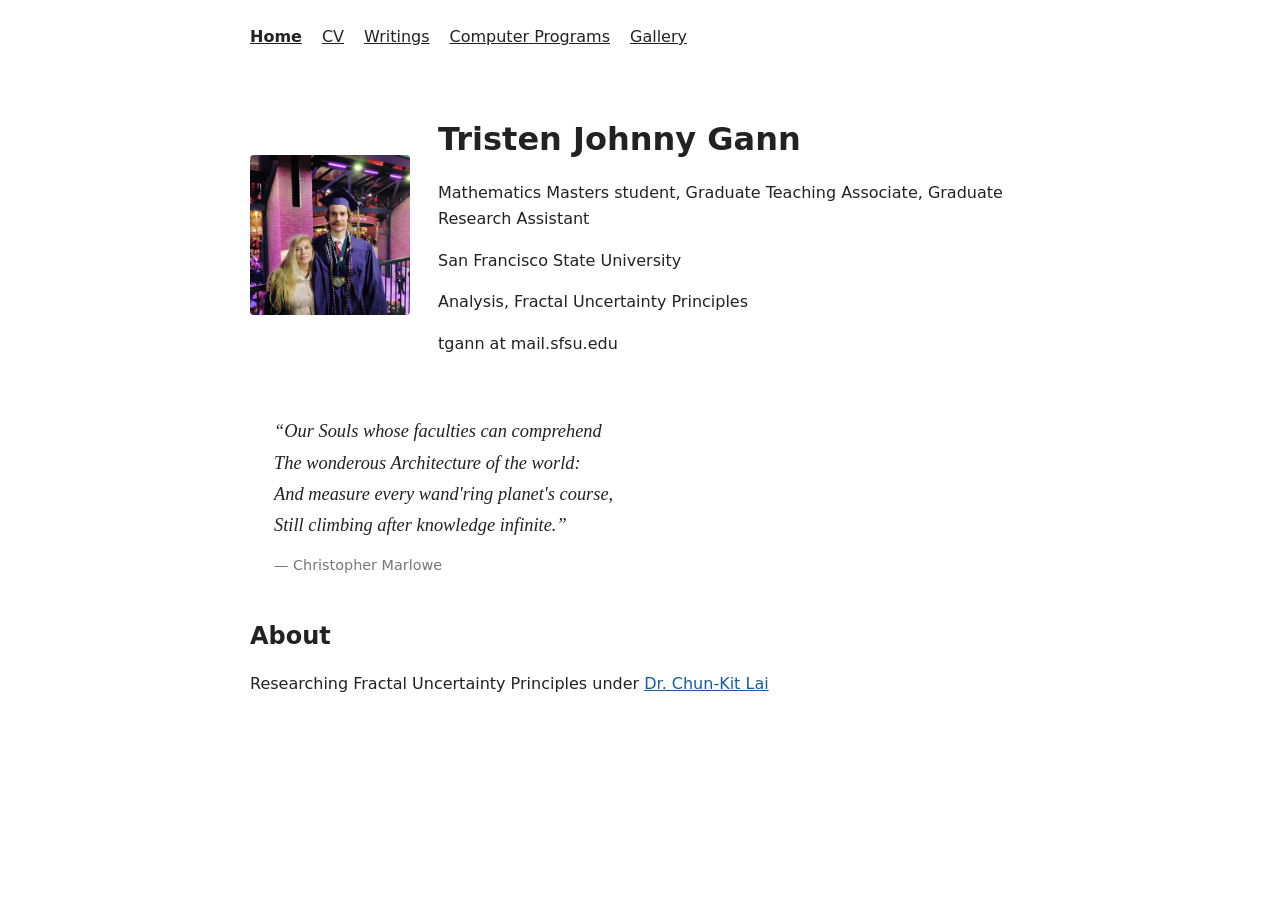
<file: index.html>
<!DOCTYPE html>
<html lang="en">
<head>
  <meta charset="UTF-8">
  <meta name="viewport" content="width=device-width, initial-scale=1">
  <meta name="description" content="personal website">
  <title>Tristen Gann</title>
  <link rel="stylesheet" href="style.css">
</head>
<body>
  <site-nav></site-nav>

  <main>
    <div class="intro">
      <img class="portrait" src="assets/megrad.jpg" alt="Portrait placeholder">
      <div>
        <h1>Tristen Johnny Gann</h1>
        <p>Mathematics Masters student, Graduate Teaching Associate, Graduate Research Assistant</p>
        <p>San Francisco State University</p>
        <p>Analysis, Fractal Uncertainty Principles</p>
        <p>tgann at mail.sfsu.edu</p>
      </div>
    </div>
    <blockquote class="about-quote">
  <p>
    “Our Souls whose faculties can comprehend <br>
    The wonderous Architecture of the world:  <br>
    And measure every wand'ring planet's course, <br>
    Still climbing after knowledge infinite.”
  </p>
  <cite>— Christopher Marlowe</cite>
</blockquote>
    <section>
      <h2>About</h2>
      <p>Researching Fractal Uncertainty Principles under <a target="_blank" href="https://sites.google.com/view/chunkitlai/home">Dr. Chun-Kit Lai</a></p>
      
    </section>
  </main>
  <script src="site-nav.js" defer></script>
</body>
</html>
</file>
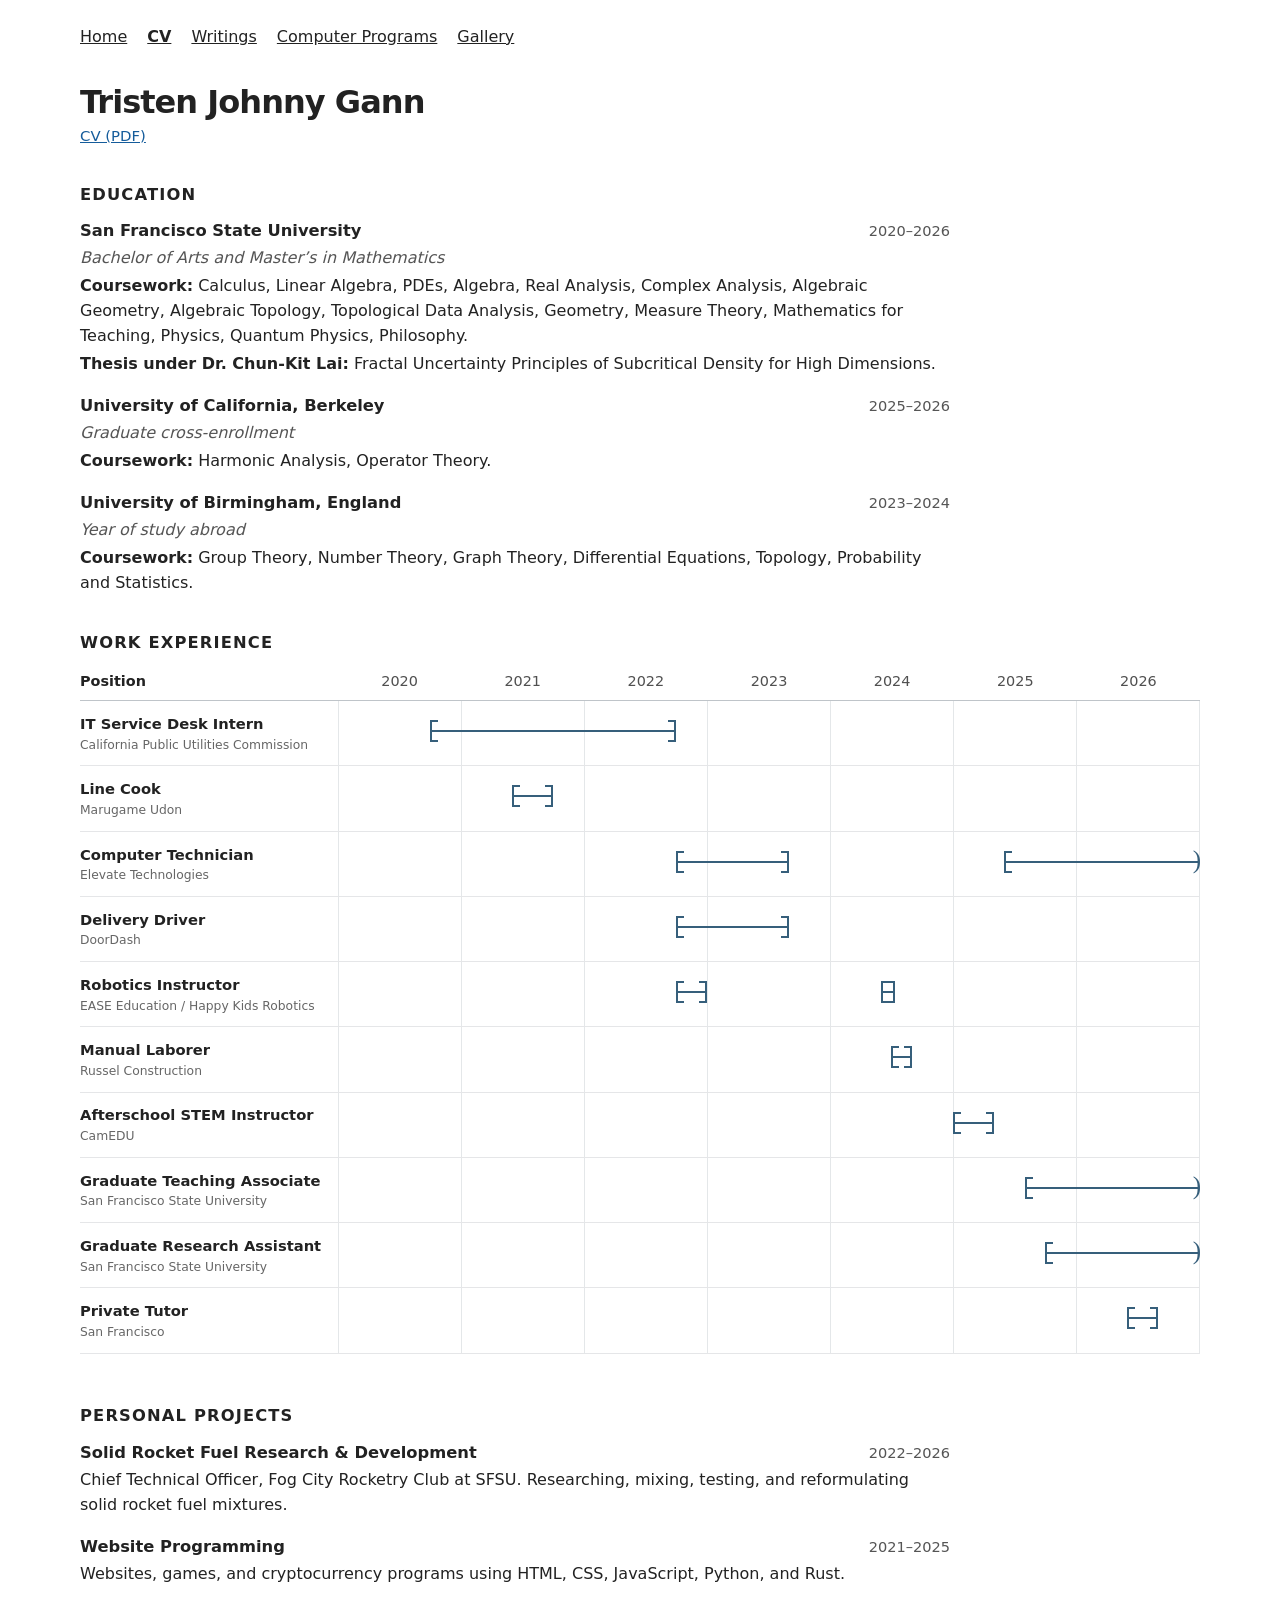
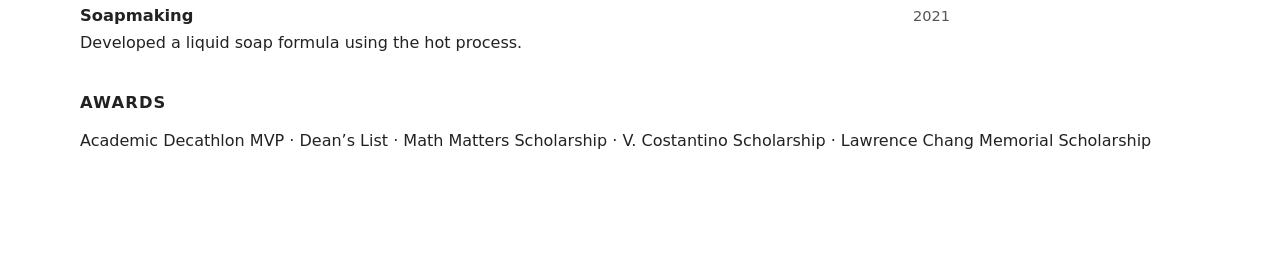
<file: cv2.html>
<!doctype html>
<html lang="en">
<head>
  <meta charset="utf-8">
  <meta name="viewport" content="width=device-width, initial-scale=1">
  <title>CV | Tristen Johnny Gann</title>
  <link rel="stylesheet" href="style.css">
  <style>
    /* Page-only styling; no framework or external dependencies. */
    body { max-width: 1120px; }
    .cv { margin: 2rem auto 5rem; line-height: 1.55; }
    .cv h1 { margin: 0 0 .2rem; font-size: 2rem; letter-spacing: -.03em; }
    .cv-contact { font-size: .93rem; color: #555; margin: 0 0 .35rem; }
    .cv-document { margin: 0 0 2rem; font-size: .93rem; }
    .cv h2 { margin: 2.3rem 0 .8rem; font-size: 1.02rem; letter-spacing: .07em; text-transform: uppercase; }
    .cv-entry { max-width: 870px; margin: 0 0 1rem; }
    .cv-entry-heading { display: flex; justify-content: space-between; align-items: baseline; gap: 1rem; }
    .cv-entry h3 { font-size: 1.02rem; margin: 0; }
    .cv-date, .cv-subtitle { color: #555; }
    .cv-date { white-space: nowrap; font-size: .91rem; }
    .cv-subtitle { font-style: italic; margin: 0; }
    .cv-entry p { margin: .2rem 0 0; }

    .timeline-intro { max-width: 790px; margin: 0 0 .85rem; color: #555; font-size: .92rem; }
    .timeline-scroll { overflow-x: auto; padding: .25rem 0 1rem; }
    .timeline { min-width: 880px; }
    .timeline-axis, .timeline-row { display: grid; grid-template-columns: 258px minmax(0,1fr); }
    .timeline-years { display: grid; grid-template-columns: repeat(7,1fr); padding-bottom: .5rem; font-size: .9rem; color: #505050; }
    .timeline-years span { text-align: center; }
    .timeline-axis { border-bottom: 1px solid #bfc4c9; }
    .timeline-axis-label { font-weight: 600; font-size: .9rem; }
    .timeline-row { border-bottom: 1px solid #e5e6e8; }
    .job { padding: .8rem 1rem .8rem 0; display: flex; flex-direction: column; justify-content: center; line-height: 1.3; }
    .job strong { font-size: .92rem; font-weight: 650; }
    .job small { font-size: .77rem; color: #666; margin-top: .22rem; }
    .track { position: relative; min-height: 60px;
      background-image: linear-gradient(to right, #e4e7e9 1px, transparent 1px);
      background-size: calc(100% / 7) 100%; border-right: 1px solid #e4e7e9; }
    .interval { --ink: #365f7b; position: absolute; top: 19px; height: 22px; min-width: 14px;
      padding: 0; background: transparent; border: 0; cursor: pointer; color: var(--ink);
      border-radius: 0; }
    .interval::before, .interval::after { content: ""; position: absolute; top: 0; bottom: 0;
      width: 6px; border-top: 2px solid currentColor; border-bottom: 2px solid currentColor; }
    .interval::before { left: 0; border-left: 2px solid currentColor; }
    .interval::after { right: 0; border-right: 2px solid currentColor; }
    .interval.ongoing::after { content: ")"; border: 0; top: -2px; bottom: auto; right: -2px; width: auto; font: 25px/22px Georgia, serif; }
    .interval { background-image: linear-gradient(currentColor,currentColor);
      background-position: center center; background-repeat: no-repeat; background-size: 100% 2px; }
    .interval:hover, .interval:focus-visible { --ink: #17435f; z-index: 2; }
    .interval:focus-visible { outline: 2px solid #17435f; outline-offset: 4px; }
    .timeline-caption { font-size: .84rem; color: #666; margin: .25rem 0 .8rem; max-width: 900px; }
    .timeline-detail { position: fixed; left: 0; top: 0; width: min(330px,calc(100vw - 24px));
      box-sizing: border-box; padding: .8rem .95rem; background: white; border: 1px solid #b8c0c6;
      border-radius: 4px; box-shadow: 0 7px 24px #0002; z-index: 2000;
      pointer-events: none; line-height: 1.4; }
    .timeline-detail[hidden] { display: none; }
    .timeline-detail strong { display: block; font-size: .92rem; }
    .timeline-detail .detail-dates { color: #555; font-size: .84rem; margin: .3rem 0; }
    .timeline-detail p:last-child { margin: 0; font-size: .9rem; }
    .visually-hidden { position: absolute; width: 1px; height: 1px; overflow: hidden;
      clip: rect(0,0,0,0); white-space: nowrap; }
    .print-experience { display: none; }
    @media(max-width:600px) {
      .cv-entry-heading { display: block; }
      .cv-date { display: block; }
      .timeline-intro { font-size: .9rem; }
    }
    @media print {
      body { max-width: none; padding: 0; font-size: 10pt; }
      site-nav, .timeline-scroll, .timeline-caption, .timeline-intro, .cv-document { display: none !important; }
      .cv { margin: 0; }
      .cv h2 { margin-top: 1.3rem; }
      .print-experience { display: block; }
      .cv-entry { break-inside: avoid; }
    }
  </style>
  <script src="site-nav.js" defer></script>
</head>
<body>
  <site-nav></site-nav>
  <main class="cv">
    <h1>Tristen Johnny Gann</h1>
    <p class="cv-document"><a href="assets/Gann_CV.pdf" target="_blank" rel="noopener">CV (PDF)</a></p>

    <section aria-labelledby="education">
      <h2 id="education">Education</h2>
      <article class="cv-entry">
        <div class="cv-entry-heading"><h3>San Francisco State University</h3><span class="cv-date">2020–2026</span></div>
        <p class="cv-subtitle">Bachelor of Arts and Master’s in Mathematics</p>
        <p><strong>Coursework:</strong> Calculus, Linear Algebra, PDEs, Algebra, Real Analysis, Complex Analysis, Algebraic Geometry, Algebraic Topology, Topological Data Analysis, Geometry, Measure Theory, Mathematics for Teaching, Physics, Quantum Physics, Philosophy.</p>
        <p><strong>Thesis under Dr. Chun-Kit Lai:</strong> Fractal Uncertainty Principles of Subcritical Density for High Dimensions.</p>
      </article>
      <article class="cv-entry">
        <div class="cv-entry-heading"><h3>University of California, Berkeley</h3><span class="cv-date">2025–2026</span></div>
        <p class="cv-subtitle">Graduate cross-enrollment</p>
        <p><strong>Coursework:</strong> Harmonic Analysis, Operator Theory.</p>
      </article>
      <article class="cv-entry">
        <div class="cv-entry-heading"><h3>University of Birmingham, England</h3><span class="cv-date">2023–2024</span></div>
        <p class="cv-subtitle">Year of study abroad</p>
        <p><strong>Coursework:</strong> Group Theory, Number Theory, Graph Theory, Differential Equations, Topology, Probability and Statistics.</p>
      </article>
    </section>

    <section aria-labelledby="experience">
      <h2 id="experience">Work Experience</h2>
      <div class="timeline-scroll" tabindex="0" aria-label="Employment timeline">
        <div class="timeline" role="list" aria-label="Work experience by year">
          <div class="timeline-axis" aria-hidden="true"><div class="timeline-axis-label">Position</div><div class="timeline-years">
            <span>2020</span><span>2021</span><span>2022</span><span>2023</span><span>2024</span><span>2025</span><span>2026</span>
          </div></div>
          <div class="timeline-row" role="listitem">
      <div class="job"><strong>IT Service Desk Intern</strong><small>California Public Utilities Commission</small></div>
      <div class="track"><button class="interval" type="button" style="left:10.7143%;width:28.5714%" data-title="IT Service Desk Intern · California Public Utilities Commission" data-dates="October 2020 – September 2022" data-detail="Windows diagnostics and IT ticket resolution; supported more than 1,000 employees; maintained government software systems and hardware inventory." aria-label="IT Service Desk Intern · California Public Utilities Commission. October 2020 – September 2022. Windows diagnostics and IT ticket resolution; supported more than 1,000 employees; maintained government software systems and hardware inventory."><span class="visually-hidden">Oct 2020–Sep 2022</span></button></div>
    </div>
          <div class="timeline-row" role="listitem">
      <div class="job"><strong>Line Cook</strong><small>Marugame Udon</small></div>
      <div class="track"><button class="interval" type="button" style="left:20.2381%;width:4.7619%" data-title="Line Cook · Marugame Udon" data-dates="June – September 2021" data-detail="Worked as a line cook at Marugame Udon." aria-label="Line Cook at Marugame Udon. June through September 2021. Worked as a line cook."><span class="visually-hidden">Jun–Sep 2021</span></button></div>
    </div>
          <div class="timeline-row" role="listitem">
      <div class="job"><strong>Computer Technician</strong><small>Elevate Technologies</small></div>
      <div class="track"><button class="interval" type="button" style="left:39.2857%;width:13.0952%" data-title="Computer Technician · Elevate Technology" data-dates="October 2022 – August 2023 (first period)" data-detail="Installed office computers at Bay Area companies, including Intuit, BlackRock, and Chan Zuckerberg Foundation." aria-label="Computer Technician · Elevate Technology. October 2022 – August 2023 (first period). Installed office computers at Bay Area companies, including Intuit, BlackRock, and Nvidia."><span class="visually-hidden">Oct 2022–Aug 2023</span></button><button class="interval ongoing" type="button" style="left:77.3810%;width:22.6190%" data-title="Computer Technician · Elevate Technology" data-dates="June 2025 – current" data-detail="Second employment period at Elevate Technology. Installing computers at offices of Bay Area companies, including Intuit, Nvidia, and BlackRock." aria-label="Computer Technician · Elevate Technology. June 2025 – current, second period. Installing computers at Bay Area offices."><span class="visually-hidden">Jun 2025–Dec 2026</span></button></div>
    </div>
          <div class="timeline-row" role="listitem">
      <div class="job"><strong>Delivery Driver</strong><small>DoorDash</small></div>
      <div class="track"><button class="interval" type="button" style="left:39.2857%;width:13.0952%" data-title="Delivery Driver · DoorDash" data-dates="October 2022 – August 2023" data-detail="Worked as a delivery driver for DoorDash." aria-label="Delivery Driver at DoorDash. October 2022 through August 2023."><span class="visually-hidden">Oct 2022–Aug 2023</span></button></div>
    </div>
          <div class="timeline-row" role="listitem">
      <div class="job"><strong>Robotics Instructor</strong><small>EASE Education / Happy Kids Robotics</small></div>
      <div class="track"><button class="interval" type="button" style="left:39.2857%;width:3.5714%" data-title="Robotics Instructor · EASE Education / Happy Kids Robotics" data-dates="October – December 2022" data-detail="Led hands-on robotics activities for elementary school students." aria-label="Robotics Instructor · EASE Education / Happy Kids Robotics. October – December 2022. Led hands-on robotics activities for elementary school students."><span class="visually-hidden">Oct–Dec 2022</span></button><button class="interval" type="button" style="left:63.0952%;width:1.1905%" data-title="Robotics Instructor · EASE Education / Happy Kids Robotics" data-dates="June 2024" data-detail="Taught robotics concepts through hands-on activities with elementary school students." aria-label="Robotics Instructor · EASE Education / Happy Kids Robotics. June 2024. Taught robotics concepts through hands-on activities with elementary school students."><span class="visually-hidden">Jun 2024</span></button></div>
    </div>
          <div class="timeline-row" role="listitem">
      <div class="job"><strong>Manual Laborer</strong><small>Russel Construction</small></div>
      <div class="track"><button class="interval" type="button" style="left:64.2857%;width:2.3810%" data-title="Manual Laborer · Russel Construction" data-dates="July – August 2024" data-detail="Worked as a manual laborer at Russel Construction." aria-label="Manual Laborer at Russel Construction. July through August 2024."><span class="visually-hidden">Jul–Aug 2024</span></button></div>
    </div>
          <div class="timeline-row" role="listitem">
      <div class="job"><strong>Afterschool STEM Instructor</strong><small>CamEDU</small></div>
      <div class="track"><button class="interval" type="button" style="left:71.4286%;width:4.7619%" data-title="Afterschool STEM Instructor · CamEDU" data-dates="January – April 2025" data-detail="Taught mathematics and science to elementary and middle school students in Daly City and South San Francisco." aria-label="Afterschool STEM Instructor · CamEDU. January – April 2025. Taught mathematics and science to elementary and middle school students in Daly City and South San Francisco."><span class="visually-hidden">Jan–Apr 2025</span></button></div>
    </div>
          <div class="timeline-row" role="listitem">
      <div class="job"><strong>Graduate Teaching Associate</strong><small>San Francisco State University</small></div>
      <div class="track"><button class="interval ongoing" type="button" style="left:79.7619%;width:20.2381%" data-title="Graduate Teaching Associate · San Francisco State University" data-dates="August 2025 – current" data-detail="Taught calculus laboratory and statistics as Instructor of Record." aria-label="Graduate Teaching Associate · San Francisco State University. August 2025 – current. Taught calculus laboratory and statistics as Instructor of Record."><span class="visually-hidden">Aug 2025–2026</span></button></div>
    </div>
          <div class="timeline-row" role="listitem">
      <div class="job"><strong>Graduate Research Assistant</strong><small>San Francisco State University</small></div>
      <div class="track"><button class="interval ongoing" type="button" style="left:82.1429%;width:17.8571%" data-title="Graduate Research Assistant · San Francisco State University" data-dates="October 2025 – current" data-detail="Assisted Dr. Shandy Hauk with NSF-supported research in mathematics pedagogy." aria-label="Graduate Research Assistant · San Francisco State University. October 2025 – current. Assisted Dr. Shandy Hauk with NSF-supported research in mathematics pedagogy."><span class="visually-hidden">Oct 2025–2026</span></button></div>
    </div>
          <div class="timeline-row" role="listitem">
      <div class="job"><strong>Private Tutor</strong><small>San Francisco</small></div>
      <div class="track"><button class="interval" type="button" style="left:91.6667%;width:3.5714%" data-title="Private Tutor · San Francisco" data-dates="June – August 2026" data-detail="Created tailored lessons for private tutoring." aria-label="Private Tutor in San Francisco. June through August 2026. Private tutoring work in San Francisco."><span class="visually-hidden">Jun–Aug 2026</span></button></div>
    </div>
        </div>
      </div>

      <div class="print-experience" aria-label="Work experience details for print">
        <p><strong>Private Tutor</strong> · San Francisco · Jun–Aug 2026. Private tutoring.</p>
        <p><strong>Graduate Research Assistant</strong> · San Francisco State University · Oct 2025–2026. Assisted Dr. Shandy Hauk on NSF-supported mathematical pedagogy projects.</p>
        <p><strong>Graduate Teaching Associate</strong> · San Francisco State University · Aug 2025–2026. Instructor of Record for calculus laboratory and statistics.</p>
        <p><strong>Afterschool STEM Instructor</strong> · CamEDU · Jan–Apr 2025. Elementary and middle school mathematics and science instruction.</p>
        <p><strong>Manual Laborer</strong> · Russel Construction · Jul–Aug 2024. Manual labor.</p>
        <p><strong>Robotics Instructor</strong> · EASE Education / Happy Kids Robotics · Oct–Dec 2022 and June 2024. Hands-on elementary-school robotics instruction.</p>
        <p><strong>Delivery Driver</strong> · DoorDash · Oct 2022–Aug 2023. Delivery driver.</p>
        <p><strong>Computer Technician</strong> · Elevate Technology · Oct 2022–Aug 2023 and Jun 2025–Dec 2026. Installation of office computers.</p>
        <p><strong>Line Cook</strong> · Marugame Udon · Jun–Sep 2021. Line cook.</p>
        <p><strong>IT Service Desk Intern</strong> · California Public Utilities Commission · Oct 2020–Sep 2022. Technical support, administration, and hardware inventory.</p>
      </div>
    </section>

    <section aria-labelledby="projects">
      <h2 id="projects">Personal Projects</h2>
      <article class="cv-entry">
        <div class="cv-entry-heading"><h3>Solid Rocket Fuel Research &amp; Development</h3><span class="cv-date">2022–2026</span></div>
        <p>Chief Technical Officer, Fog City Rocketry Club at SFSU. Researching, mixing, testing, and reformulating solid rocket fuel mixtures.</p>
      </article>
      <article class="cv-entry">
        <div class="cv-entry-heading"><h3>Website Programming</h3><span class="cv-date">2021–2025</span></div>
        <p>Websites, games, and cryptocurrency programs using HTML, CSS, JavaScript, Python, and Rust.</p>
      </article>
      <article class="cv-entry">
        <div class="cv-entry-heading"><h3>Soapmaking</h3><span class="cv-date">2021</span></div>
        <p>Developed a liquid soap formula using the hot process.</p>
      </article>
    </section>

    <section aria-labelledby="awards">
      <h2 id="awards">Awards</h2>
      <p>Academic Decathlon MVP · Dean’s List · Math Matters Scholarship · V. Costantino Scholarship · Lawrence Chang Memorial Scholarship</p>
    </section>
  </main>

  <aside id="timeline-detail" class="timeline-detail" role="tooltip" hidden>
    <strong id="tip-title"></strong><p class="detail-dates" id="tip-dates"></p><p id="tip-detail"></p>
  </aside>
  <script>
    (() => {
      const tip = document.getElementById('timeline-detail');
      const title = document.getElementById('tip-title');
      const dates = document.getElementById('tip-dates');
      const detail = document.getElementById('tip-detail');
      const brackets = document.querySelectorAll('.interval');
      let current = null;
      function show(el) {
        current = el;
        title.textContent = el.dataset.title;
        dates.textContent = el.dataset.dates;
        detail.textContent = el.dataset.detail;
        tip.hidden = false;
        const r = el.getBoundingClientRect();
        const w = tip.offsetWidth, h = tip.offsetHeight;
        const x = Math.max(12, Math.min(window.innerWidth - w - 12, r.left + r.width/2 - w/2));
        const y = r.bottom + h + 14 <= window.innerHeight ? r.bottom + 10 : Math.max(12, r.top - h - 10);
        tip.style.left = x + 'px'; tip.style.top = y + 'px';
      }
      function hide() { tip.hidden = true; current = null; }
      brackets.forEach(el => {
        el.addEventListener('pointerenter', e => { if (e.pointerType !== 'touch') show(el); });
        el.addEventListener('pointerleave', e => { if (e.pointerType !== 'touch') hide(); });
        el.addEventListener('focus', () => show(el));
        el.addEventListener('blur', hide);
        el.addEventListener('click', e => { e.stopPropagation(); show(el); });
      });
      document.addEventListener('click', hide);
      document.addEventListener('keydown', e => { if (e.key === 'Escape') hide(); });
      document.querySelector('.timeline-scroll').addEventListener('scroll', hide);
      window.addEventListener('resize', hide);
    })();
  </script>
</body>
</html>
</file>
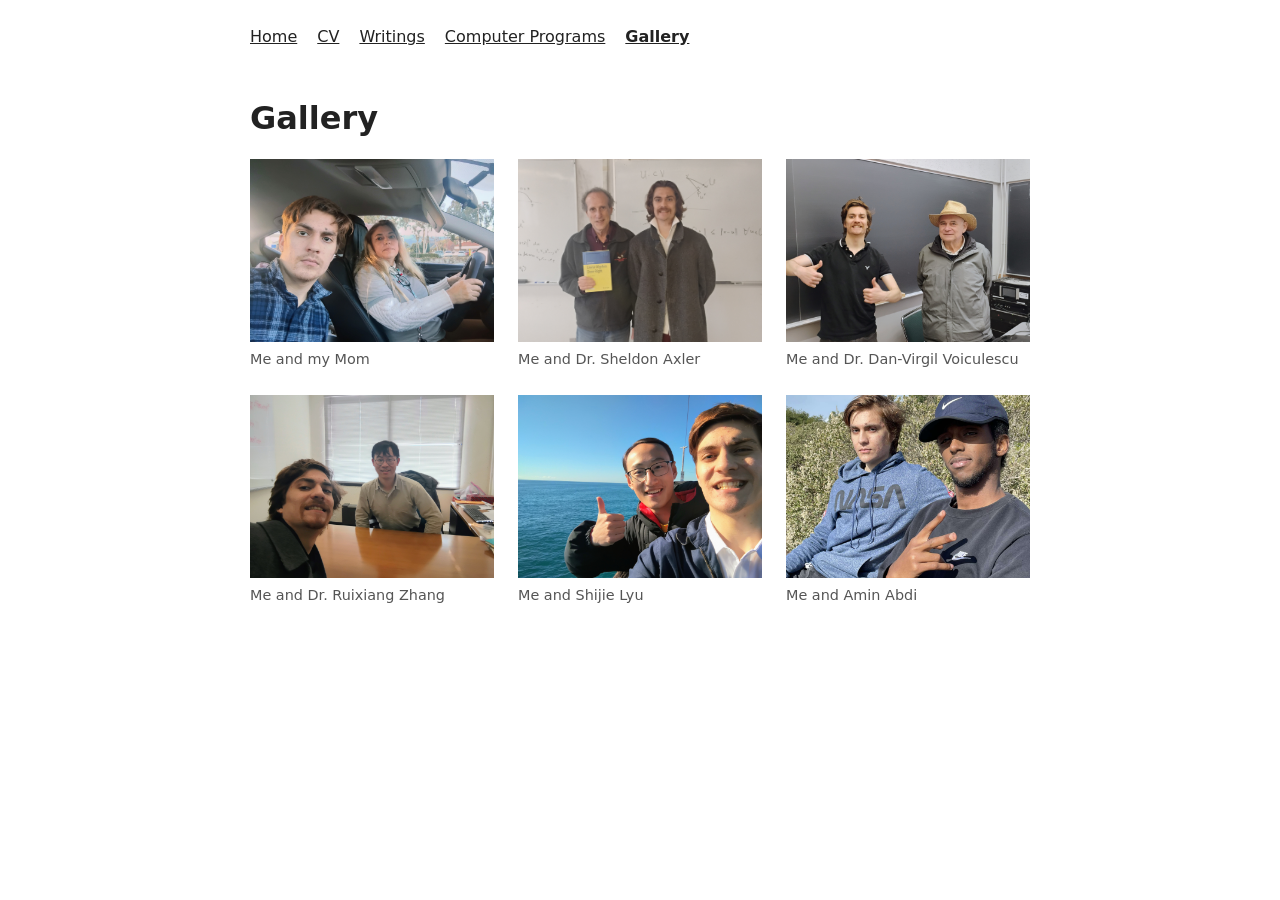
<file: gallery.html>
<!DOCTYPE html>
<html lang="en">
<head>
  <meta charset="UTF-8">
  <meta name="viewport" content="width=device-width, initial-scale=1">
  <title>Gallery | Tristen Gann</title>
  <link rel="stylesheet" href="style.css">
  <style>
    .gallery { display: grid; grid-template-columns: repeat(auto-fit, minmax(200px, 1fr)); gap: 24px; }
    .gallery figure { margin: 0; }
    .gallery img { display: block; width: 100%; aspect-ratio: 4 / 3; object-fit: cover; }
    .gallery figcaption { margin-top: 6px; font-size: 0.9rem; color: #555; }
  </style>
</head>
<body>
  <site-nav></site-nav>

  <main>
    <h1>Gallery</h1>
    <div class="gallery">
      <figure>
        <img src="assets/gallery/menmymom.jpg" alt="Me and My Mom" loading="lazy">
        <figcaption>Me and my Mom</figcaption>
      </figure>

      <figure>
        <img src="assets/gallery/menaxler.jpg" alt="Description of the second photo" loading="lazy">
        <figcaption>Me and Dr. Sheldon Axler</figcaption>
      </figure>

      <figure>
        <img src="assets/gallery/mendanvirgil.jpg" alt="Me and Dr. Voiculescu" loading="lazy">
        <figcaption>Me and Dr. Dan-Virgil Voiculescu</figcaption>
      </figure>
      <figure>
        <img src="assets/gallery/menzhang.jpg" alt="Me and Dr. Voiculescu" loading="lazy">
        <figcaption>Me and Dr. Ruixiang Zhang</figcaption>
      </figure>
      <figure>
        <img src="assets/gallery/menshijie.jpg" alt="Me and Dr. Voiculescu" loading="lazy">
        <figcaption>Me and Shijie Lyu</figcaption>
      </figure>
      <figure>
        <img src="assets/gallery/menamin.jpg" alt="Me and Dr. Voiculescu" loading="lazy">
        <figcaption>Me and Amin Abdi</figcaption>
      </figure>
    </div>
    
  </main>
  <script src="site-nav.js" defer></script>
</body>
</html>
</file>
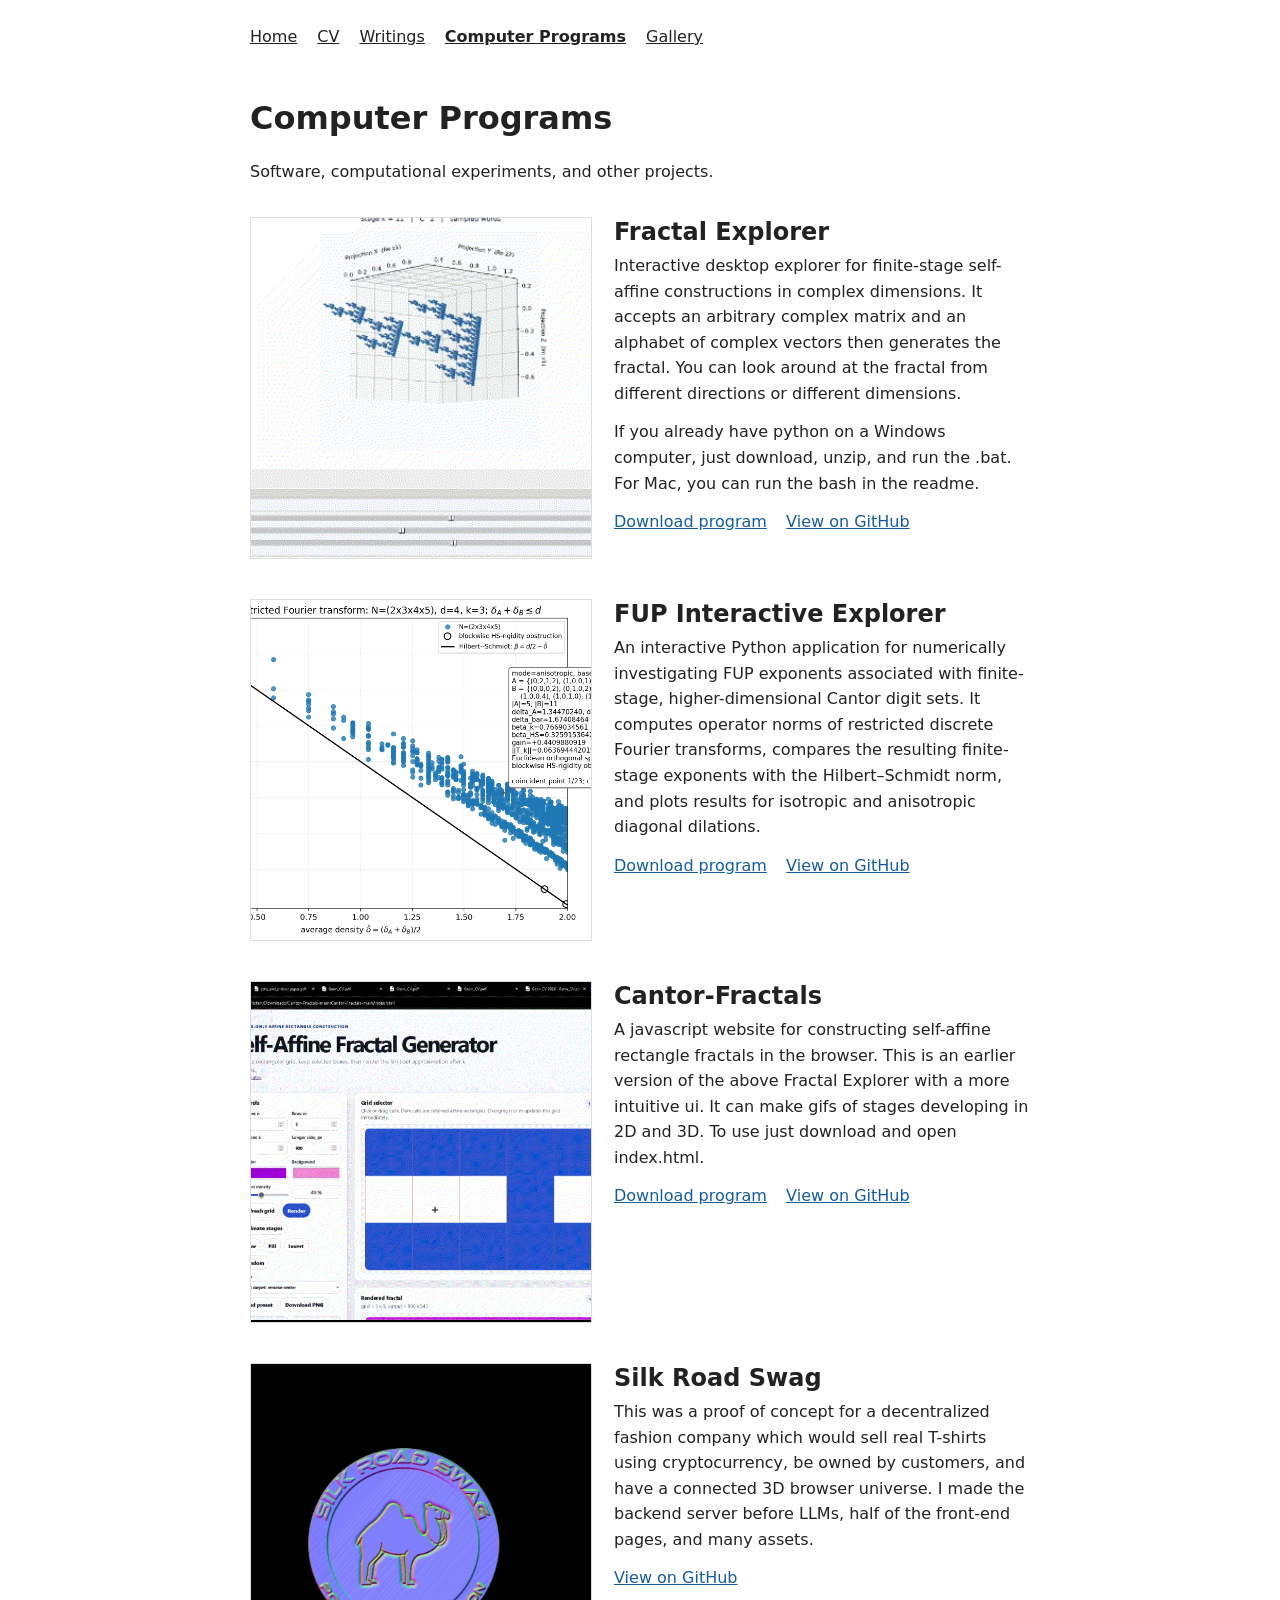
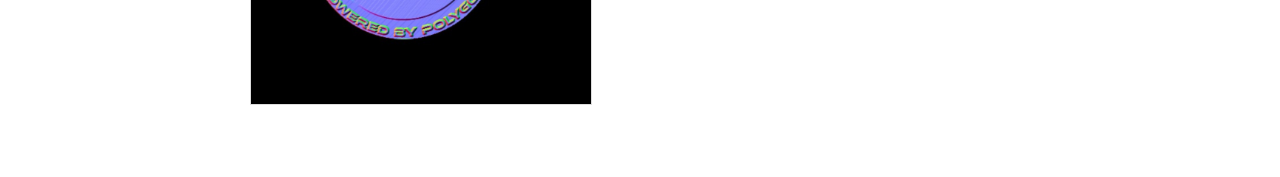
<file: programs.html>
<!DOCTYPE html>
<html lang="en">
<head>
  <meta charset="UTF-8">
  <meta name="viewport" content="width=device-width, initial-scale=1">
  <title>Programs | Tristen Gann</title>
  <link rel="stylesheet" href="style.css">
  <style>
    /* Page-specific layout; the rest of the site uses style.css. */
    .programs { margin-top: 2rem; }
    .program {
      display: grid;
      grid-template-columns: minmax(0, 340px) minmax(0, 1fr);
      gap: 1.5rem;
      align-items: start;
      margin: 0 0 2.5rem;
    }
    .program-preview { margin: 0; }
    .program-preview img {
      display: block;
      width: 100%;
      height: auto;
      aspect-ratio: 16 / 16;
      object-fit: cover;
      background: #f5f5f5;
      border: 1px solid #ddd;
    }
    .program-info h2 { margin: 0 0 .4rem; }
    .program-info p { margin: 0 0 .8rem; }
    .program-links { display: flex; flex-wrap: wrap; gap: .5rem 1.2rem; }
    @media (max-width: 650px) {
      .program { grid-template-columns: 1fr; gap: .8rem; }
      .program-preview { max-width: 480px; }
    }
  </style>
</head>
<body>
  <site-nav></site-nav>

  <main>
    <h1>Computer Programs</h1>
    <p>Software, computational experiments, and other projects.</p>

    <div class="programs">
      <!-- Duplicate this article block to add another program. -->
      <article class="program">
        <figure class="program-preview">
          <img src="/assets/programs/Fractal Thumbnail.gif" alt="Preview of Fractal Explorer" loading="lazy">
        </figure>
        <div class="program-info">
          <h2>Fractal Explorer</h2>
          <p>Interactive desktop explorer for finite-stage self-affine constructions in complex dimensions. 
            It accepts an arbitrary complex matrix and an alphabet of complex vectors then generates the fractal.
            You can look around at the fractal from different directions or different dimensions. 
          </p>
          <p>If you already have python on a Windows computer, just download, unzip, and run the .bat. For Mac, you can run the bash in the readme.
          </p>
          <p class="program-links">
            <a href="/assets/programs/complex_cantor_explorer.zip" download>Download program</a>
            <a href="https://github.com/trizzy2job/Fractal-Explorer" target="_blank" rel="noopener noreferrer">View on GitHub</a>
          </p>
        </div>
      </article>

      <article class="program">
        <figure class="program-preview">
          <img src="/assets/programs/fup_pairs.png" alt="Preview of FUP Explorer" loading="lazy">
        </figure>
        <div class="program-info">
          <h2>FUP Interactive Explorer</h2>
          <p>An interactive Python application for numerically investigating FUP exponents
            associated with finite-stage, higher-dimensional Cantor digit sets. 
            It computes operator norms of restricted discrete Fourier transforms, compares the resulting finite-stage exponents with the Hilbert–Schmidt norm, and plots results for isotropic and anisotropic diagonal dilations.</p>
          <p class="program-links">
            <a href="/assets/programs/FUP_explorer.7z" download>Download program</a>
            <a href="https://github.com/trizzy2job/FUP-Explorer" target="_blank" rel="noopener noreferrer">View on GitHub</a>
          </p>
        </div>
      </article>

      <article class="program">
        <figure class="program-preview">
          <img src="/assets/programs/cantorfractal.gif" alt="Preview of Fractal Generator" loading="lazy">
        </figure>
        <div class="program-info">
          <h2>Cantor-Fractals</h2>
          <p>
            A javascript website for constructing self-affine rectangle fractals in the browser. 
            This is an earlier version of the above Fractal Explorer with a more intuitive ui.
            It can make gifs of stages developing in 2D and 3D. To use just download and open index.html.
          </p>
          <p class="program-links">
            <a href="/assets/programs/Cantor-Fractals-main.zip" download>Download program</a>
            <a href="https://github.com/tristenlol/Cantor-Fractals" target="_blank" rel="noopener noreferrer">View on GitHub</a>
          </p>
        </div>
      </article>

      <article class="program">
        <figure class="program-preview">
          <img src="/assets/programs/SRS.jpeg" alt="Preview of SRS" loading="lazy">
        </figure>
        <div class="program-info">
          <h2>Silk Road Swag</h2>
          <p>
           This was a proof of concept for a decentralized fashion company which would sell real T-shirts using cryptocurrency, be owned by customers, and have a connected 3D browser universe.
            I made the backend server before LLMs, half of the front-end pages, and many assets.
          </p>
          <p class="program-links">
            <a href="https://github.com/carlson3912/communex" target="_blank" rel="noopener noreferrer">View on GitHub</a>
          </p>
        </div>
      </article>

    </div>
  </main>

  <script src="site-nav.js" defer></script>

</body>
</html>
</file>
<file: style.css>
/* Minimal shared styling for all pages. */
body {
  max-width: 780px;
  margin: 0 auto;
  padding: 24px;
  font: 16px/1.6 system-ui, sans-serif;
  color: #222;
}

nav { display: flex; flex-wrap: wrap; gap: 20px; }
nav a { color: inherit; }
nav a[aria-current="page"] { font-weight: bold; }

main { margin: 48px 0; }
h1, h2 { line-height: 1.25; }
h2 { margin-top: 32px; }
article { margin: 32px 0; }
a { color: #155c9b; }
footer { border-top: 1px solid #ddd; padding-top: 12px; color: #555; }

.intro { display: flex; align-items: center; gap: 28px; }
.portrait { width: 160px; height: 160px; object-fit: cover; border-radius: 4px; }

@media (max-width: 520px) {
  .intro { flex-direction: column; align-items: flex-start; }
}
.about-quote {
  margin: 2rem 0;
  padding: 0.75rem 1.5rem;
  max-width: 650px;
}

.about-quote p {
  margin: 0 0 0.75rem;
  font-family: Georgia, serif;
  font-size: 1.15rem;
  font-style: italic;
  line-height: 1.7;
}

.about-quote cite {
  display: block;
  color: #777;
  font-size: 0.9rem;
  font-style: normal;
}
/* Automatically use dark colors when the visitor prefers dark mode. */
@media (prefers-color-scheme: dark) {
  :root {
    color-scheme: dark;
  }

  html, body {
    background-color: #17191c;
  }

  body {
    color: #e9eaec;
  }

  a {
    color: #93c7ff;
  }

  a:hover {
    color: #badcff;
  }

  nav a {
    color: inherit;
  }

  footer {
    border-top-color: #41454a;
    color: #b2b6bc;
  }

  .about-quote cite {
    color: #aab0b8;
  }

  /* The CV page declares some colors in its own <style> block.
     These overrides therefore use !important where necessary. */
  .cv-contact,
  .cv-date,
  .cv-subtitle,
  .timeline-intro,
  .timeline-caption,
  .job small,
  .timeline-years,
  .timeline-detail .detail-dates {
    color: #afb5bc !important;
  }

  .timeline-axis {
    border-bottom-color: #555b62 !important;
  }

  .timeline-row {
    border-bottom-color: #353a40 !important;
  }

  .track {
    background-image: linear-gradient(to right, #353a40 1px, transparent 1px) !important;
    border-right-color: #353a40 !important;
  }

  .interval {
    --ink: #93c7ff !important;
  }

  .interval:hover,
  .interval:focus-visible {
    --ink: #c0e1ff !important;
  }

  .interval:focus-visible {
    outline-color: #c0e1ff !important;
  }

  .timeline-detail {
    background-color: #25292e !important;
    color: #e9eaec !important;
    border-color: #555b62 !important;
    box-shadow: 0 7px 24px #0008 !important;
  }
}
</file>
